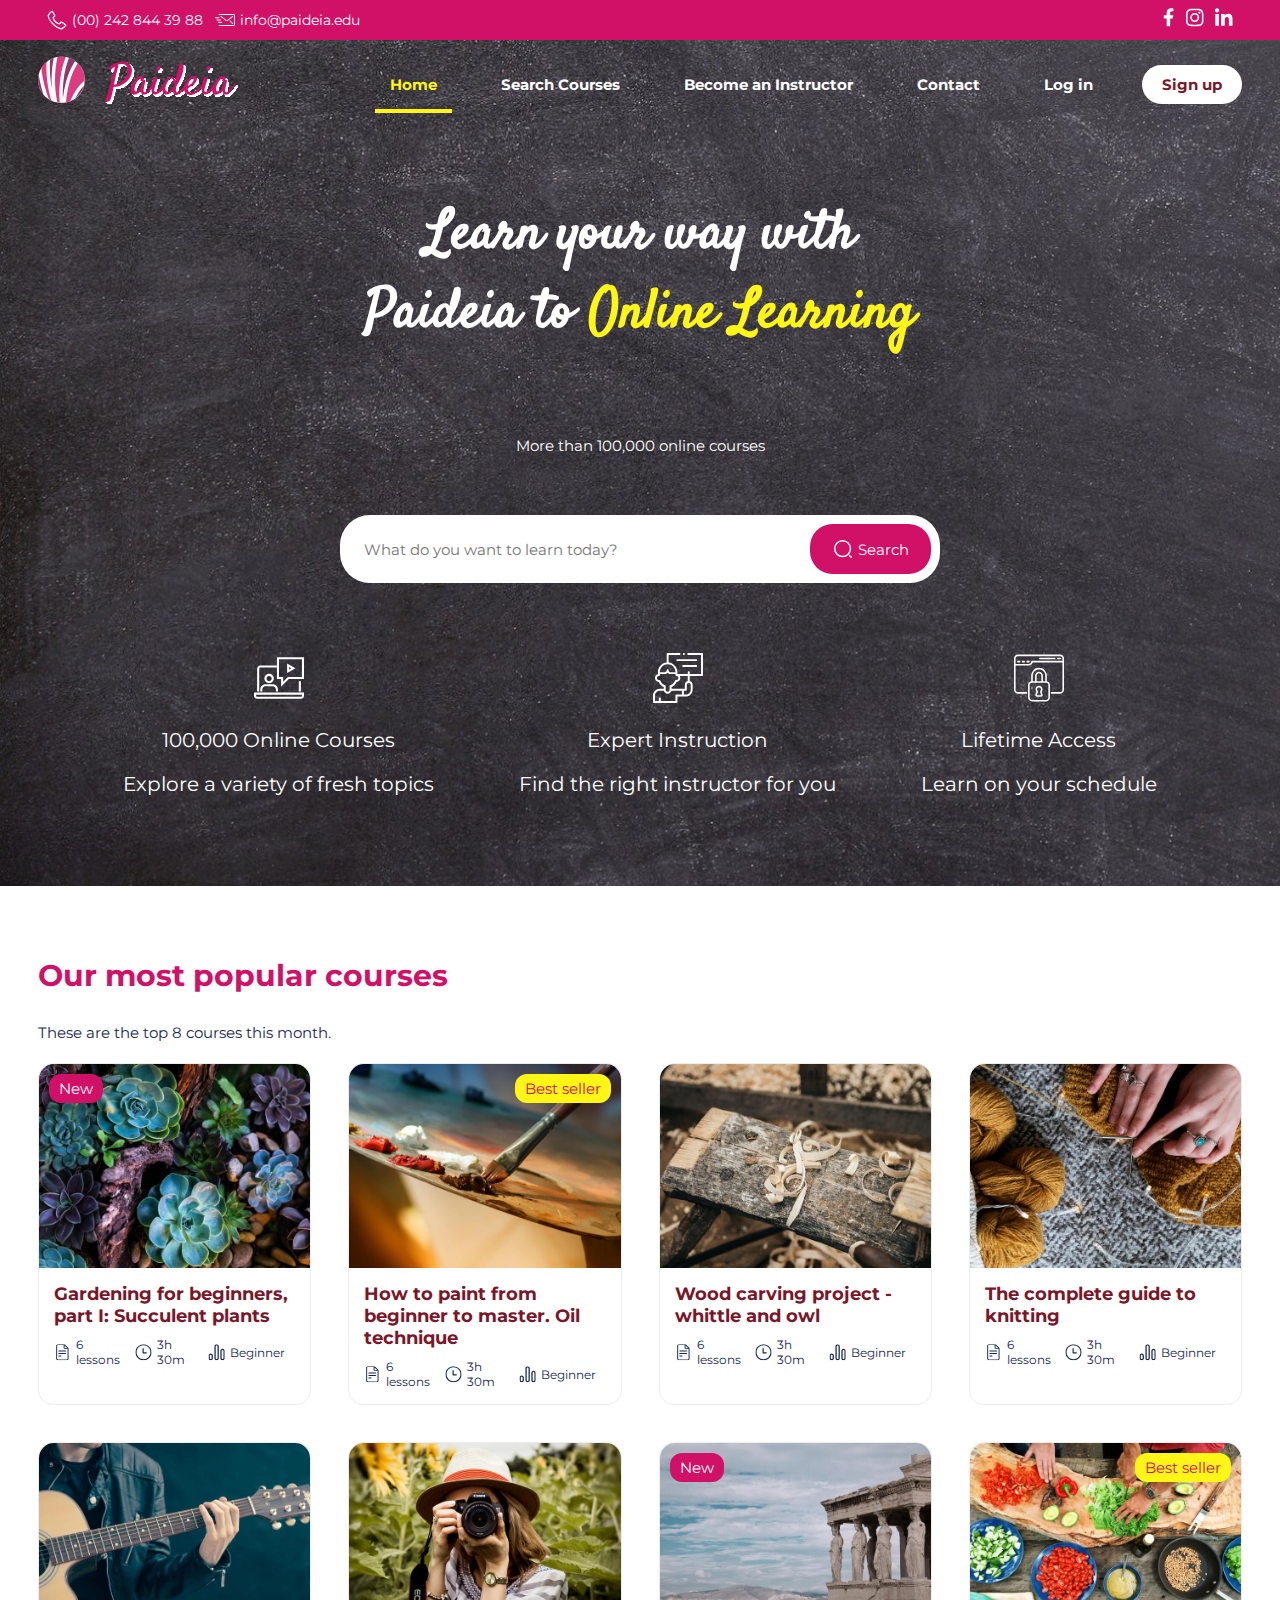
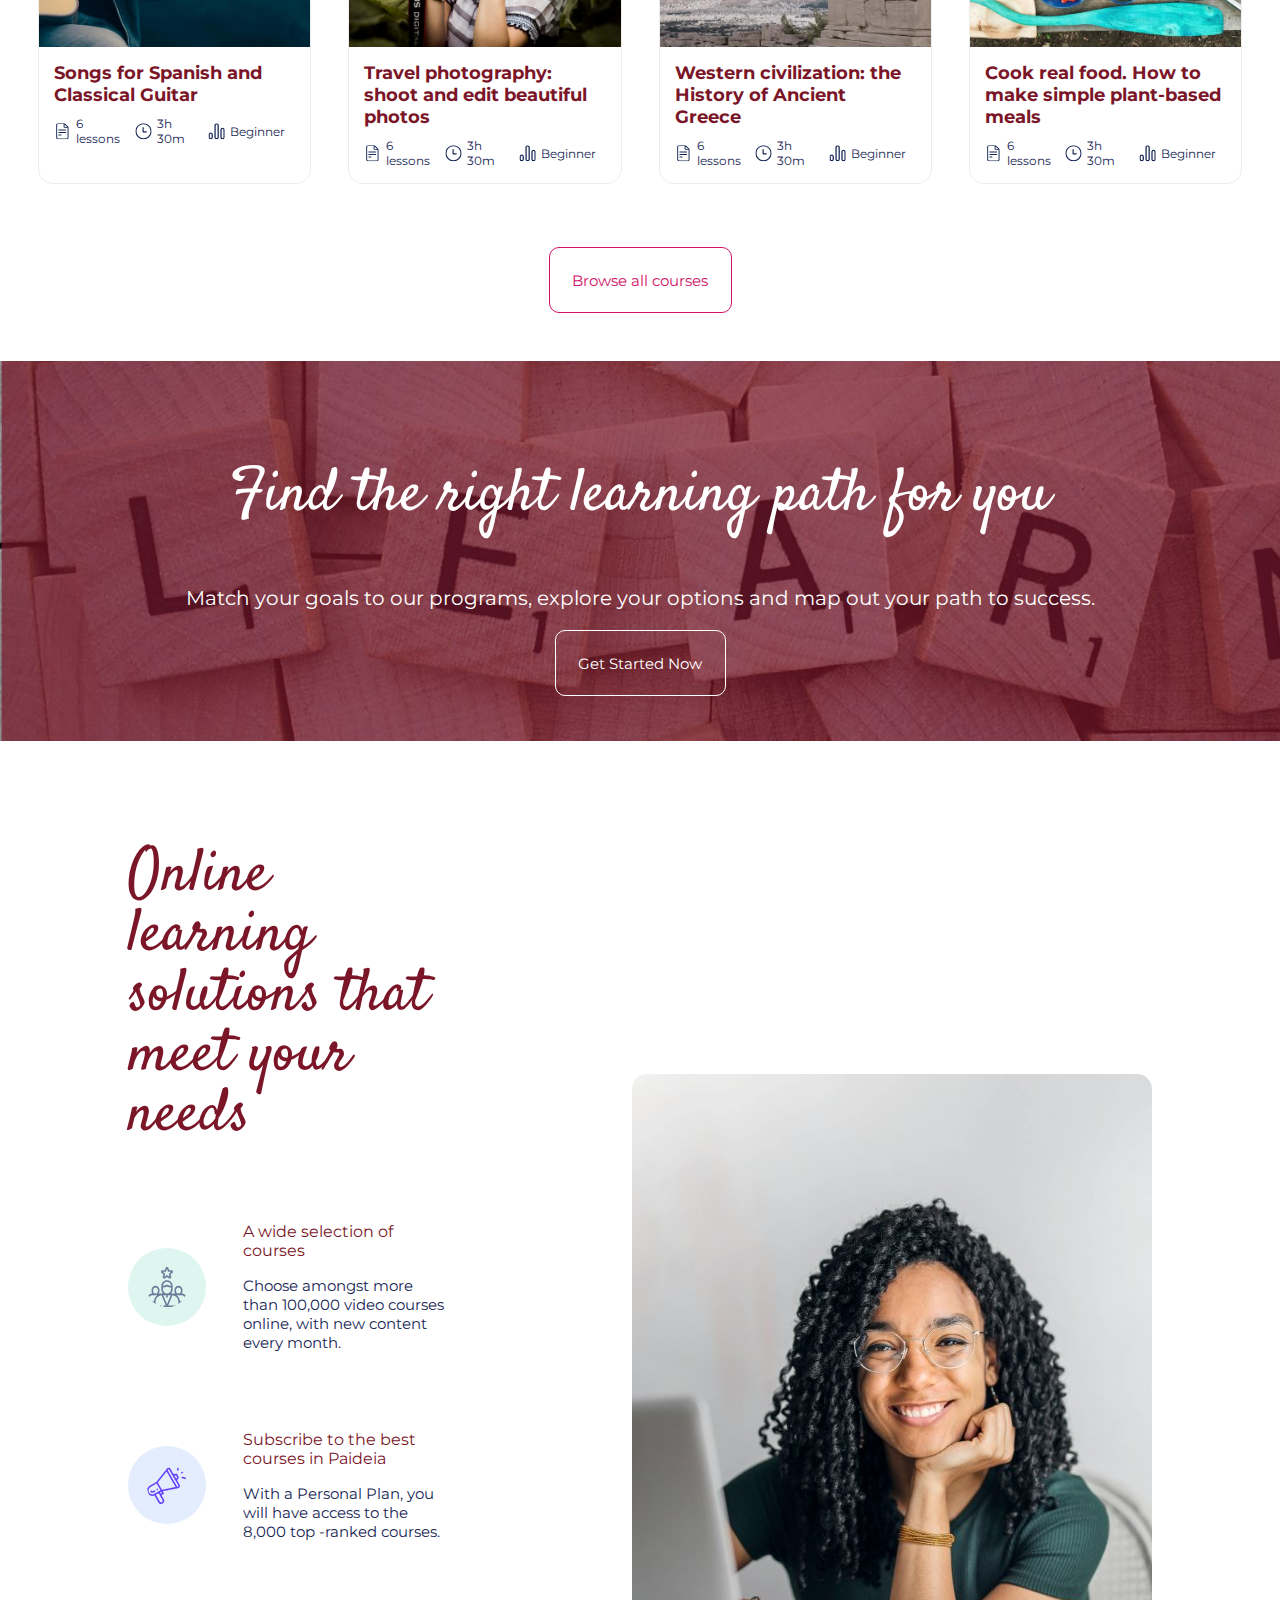
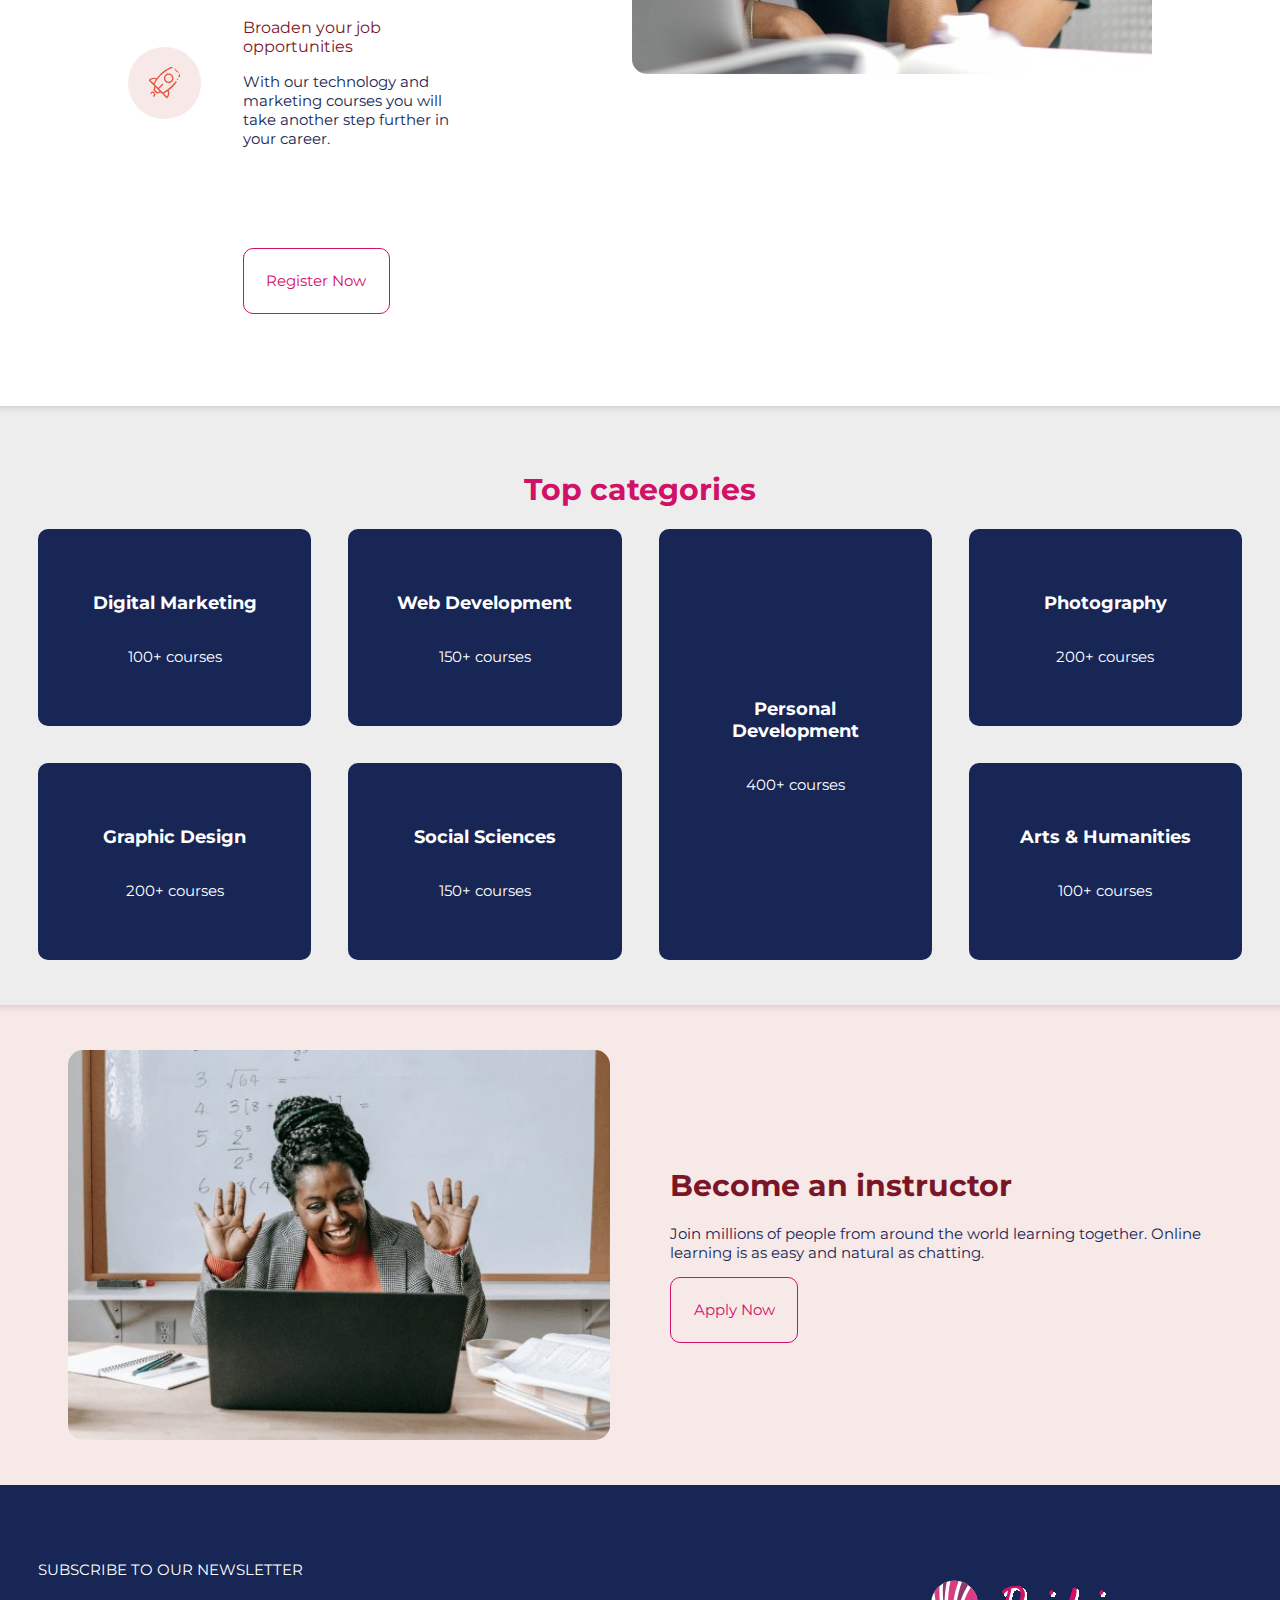
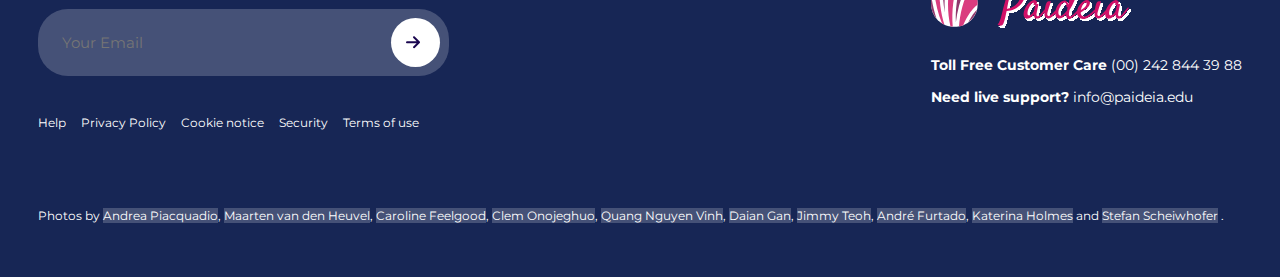
<file: index.html>
<!DOCTYPE html>
<html lang="en">
<head>
    <meta charset="UTF-8">

    <meta property="og:url" content="https://andrestsgh.github.io/HTML-CSS-PEC3/index.html" >
    <meta property="og:title" content="Paideia Online Learning" >
    <meta property="og:type" content="website" >
    <meta property="og:description"
        content="Home page Paideia Online Learning" >
    <meta property="og:image" content="https://andrestsgh.github.io/HTML-CSS-PEC3/img/logo-paideia.svg" >

    <meta name="twitter:card" content="summary" >
    <meta name="twitter:site" content="@paideia" >
    <meta name="twitter:creator" content="@paideia" >

    <meta name="viewport" content="width=device-width, initial-scale=1.0">
    <meta name="author" content="Andrés Terol Sánchez" >
    <meta name="description"
        content="Home page Paideia Online Learning" >
   
    <title>Paideia Online Learning - Index</title>
    <link rel="stylesheet" href="css/styles.css">
    <link rel="shortcut icon" href="img/favicon.png" type="image/x-icon">
</head>
<body>
    <a href="#main-content" class="skip-to-main-content-link">Skip to main content</a>
    <header>
        <div class="header-bar small">
            <div class="container">
                <div class="contact">
                    <a class="flex-items" href="tel:(00)2428443988"><img src="img/phone.svg" alt="Phone"><span>(00) 242 844 39 88</span></a>
                    <a class="flex-items" href="mailto:info@paideia.edu"><img src="img/mail.svg" alt="Email"><span>info@paideia.edu</span></a>
                </div>
                <div class="social">
                    <a href="https://www.facebook.com/paideia"><img src="img/facebook.svg" alt="Facebook"></a>
                    <a href="https://www.instagram.com/@paideia"><img src="img/instagram.svg" alt="Instagram"></a>
                    <a href="https://www.linkedin.com/paideia"><img src="img/linkedin.svg" alt="Linkedin"></a>
                </div>
            </div>
        </div>
        <div class="header-background">
            <div class="header-main">
                <div class="container">
                    <div class="logo"><img src="img/logo-paideia.svg" alt=""></div>
                    <div>
                        <nav class="main-nav">
                            <input type="checkbox" checked class="toggle-menu__checkbox" id="toggle-menu-checkbox"/>
                            <label class="toggle-menu" for="toggle-menu-checkbox">
                                <span class="menu-close">≡</span>
                                <span class="menu-open">X</span>
                            </label>
                            <ul id="main-menu" class="main-menu">
                                <li><a class="current" href="#">Home</a></li>
                                <li><a href="#">Search Courses</a></li>
                                <li><a href="become-an-instructor.html">Become an Instructor</a></li>
                                <li><a href="contact.html">Contact</a></li>
                                <li><a href="#" id="login">Log in</a></li>
                                <li><a href="#" id="signup">Sign up</a></li>
                            </ul>
                        </nav>
                    </div>
                </div>
            </div>
            <div class="header-extra container">
                <div class="header-search">
                    <h1 class="satisfy-header">Learn your way with Paideia to <span>Online Learning</span></h1>
                    <p>More than 100,000 online courses</p>
                    <div class="input-button input-search">
                        <input type="text" placeholder="What do you want to learn today?">
                        <button><img src="img/search.svg" alt=""><span>Search</span></button>
                    </div>
                </div>
                <div class="header-features">
                    <div class="xx-large">
                        <img src="img/online-training.svg" alt="">
                        <p>100,000 Online Courses</p>
                        <p>Explore a variety of fresh topics</p>
                    </div>
                    <div class="xx-large">
                        <img src="img/teacher.svg" alt="">
                        <p>Expert Instruction</p>
                        <p>Find the right instructor for you</p>
                    </div>
                    <div class="xx-large">
                        <img src="img/access.svg" alt="">
                        <p>Lifetime Access</p>
                        <p>Learn on your schedule</p>
                    </div>
                </div>
            </div>
        </div>
    </header>
    <main id="main-content" class="main-content">
        <div class="container section popular-courses">
            <h1 class="title">Our most popular courses</h1>
            <p>These are the top 8 courses this month.</p>
            <div class="top-courses-grid">
                <a href="#" class="card-course">
                    <div class="card-course-image">
                        <img src="img/gardening.jpg" alt="Succulent plants">
                        <span class="card-course-new">New</span>
                        <span class="card-course-best-seller hidden">Best seller</span>
                    </div>
                    <div class="card-course-content">
                        <h2 class="x-large">Gardening for beginners, part I: Succulent plants</h2>
                        <div class="card-course-details">
                            <span class="xx-small"><img src="img/lessons.svg" class="card-course-icon" alt="Lessons icon">
                            6 lessons</span>
                            <span class="xx-small"><img src="img/duration.svg" class="card-course-icon" alt="Duration icon">
                            3h 30m</span>
                            <span class="xx-small"><img src="img/level.svg" class="card-course-icon" alt="Level icon">
                            Beginner</span>
                        </div>
                    </div>
                </a>
                <a href="#" class="card-course">
                    <div class="card-course-image">
                        <img src="img/painting.jpg" alt="Oil technique">
                        <span class="card-course-new hidden">New</span>
                        <span class="card-course-best-seller">Best seller</span>
                    </div>
                    <div class="card-course-content">
                        <h2 class="x-large">How to paint from beginner to master. Oil technique</h2>
                        <div class="card-course-details">
                            <span class="xx-small"><img src="img/lessons.svg" class="card-course-icon" alt="Lessons icon">
                                6 lessons</span>
                                <span class="xx-small"><img src="img/duration.svg" class="card-course-icon" alt="Duration icon">
                                3h 30m</span>
                                <span class="xx-small"><img src="img/level.svg" class="card-course-icon" alt="Level icon">
                                Beginner</span>
                        </div>
                    </div>
                </a>
                <a href="#" class="card-course">
                    <div class="card-course-image">
                        <img src="img/wood-carving.jpg" alt="Wood carving">
                        <span class="card-course-new hidden">New</span>
                        <span class="card-course-best-seller hidden">Best seller</span>
                    </div>
                    <div class="card-course-content">
                        <h2 class="x-large">Wood carving project - whittle and owl</h2>
                        <div class="card-course-details">
                            <span class="xx-small"><img src="img/lessons.svg" class="card-course-icon" alt="Lessons icon">
                                6 lessons</span>
                                <span class="xx-small"><img src="img/duration.svg" class="card-course-icon" alt="Duration icon">
                                3h 30m</span>
                                <span class="xx-small"><img src="img/level.svg" class="card-course-icon" alt="Level icon">
                                Beginner</span>
                        </div>
                    </div>
                </a>
                <a href="#" class="card-course">
                    <div class="card-course-image">
                        <img src="img/knitting.jpg" alt="Knitting">
                        <span class="card-course-new hidden">New</span>
                        <span class="card-course-best-seller hidden">Best seller</span>
                    </div>
                    <div class="card-course-content">
                        <h2 class="x-large">The complete guide to knitting</h2>
                        <div class="card-course-details">
                            <span class="xx-small"><img src="img/lessons.svg" class="card-course-icon" alt="Lessons icon">
                                6 lessons</span>
                                <span class="xx-small"><img src="img/duration.svg" class="card-course-icon" alt="Duration icon">
                                3h 30m</span>
                                <span class="xx-small"><img src="img/level.svg" class="card-course-icon" alt="Level icon">
                                Beginner</span>
                        </div>
                    </div>
                </a>
                <a href="#" class="card-course">
                    <div class="card-course-image">
                        <img src="img/guitar.jpg" alt="Songs Guitar">
                        <span class="card-course-new hidden">New</span>
                        <span class="card-course-best-seller hidden">Best seller</span>
                    </div>
                    <div class="card-course-content">
                        <h2 class="x-large">Songs for Spanish and Classical Guitar</h2>
                        <div class="card-course-details">
                            <span class="xx-small"><img src="img/lessons.svg" class="card-course-icon" alt="Lessons icon">
                                6 lessons</span>
                                <span class="xx-small"><img src="img/duration.svg" class="card-course-icon" alt="Duration icon">
                                3h 30m</span>
                                <span class="xx-small"><img src="img/level.svg" class="card-course-icon" alt="Level icon">
                                Beginner</span>
                        </div>
                    </div>
                </a>
                <a href="#" class="card-course">
                    <div class="card-course-image">
                        <img src="img/photography.jpg" alt="Girl taking pic">
                        <span class="card-course-new hidden">New</span>
                        <span class="card-course-best-seller hidden">Best seller</span>
                    </div>
                    <div class="card-course-content">
                        <h2 class="x-large">Travel photography: shoot and edit beautiful photos</h2>
                        <div class="card-course-details">
                            <span class="xx-small"><img src="img/lessons.svg" class="card-course-icon" alt="Lessons icon">
                                6 lessons</span>
                                <span class="xx-small"><img src="img/duration.svg" class="card-course-icon" alt="Duration icon">
                                3h 30m</span>
                                <span class="xx-small"><img src="img/level.svg" class="card-course-icon" alt="Level icon">
                                Beginner</span>
                        </div>
                    </div>
                </a>
                <a href="#" class="card-course">
                    <div class="card-course-image">
                        <img src="img/ancient-history.jpg" alt="History of Ancient Greece">
                        <span class="card-course-new">New</span>
                        <span class="card-course-best-seller hidden">Best seller</span>
                    </div>
                    <div class="card-course-content">
                        <h2 class="x-large">Western civilization: the History of Ancient Greece</h2>
                        <div class="card-course-details">
                            <span class="xx-small"><img src="img/lessons.svg" class="card-course-icon" alt="Lessons icon">
                                6 lessons</span>
                                <span class="xx-small"><img src="img/duration.svg" class="card-course-icon" alt="Duration icon">
                                3h 30m</span>
                                <span class="xx-small"><img src="img/level.svg" class="card-course-icon" alt="Level icon">
                                Beginner</span>
                        </div>
                    </div>
                </a>
                <a href="#" class="card-course">
                    <div class="card-course-image">
                        <img src="img/healthy-cooking.jpg" alt="Healthy cooking">
                        <span class="card-course-new hidden">New</span>
                        <span class="card-course-best-seller">Best seller</span>
                    </div>
                    <div class="card-course-content">
                        <h2 class="x-large">Cook real food. How to make simple plant-based meals</h2>
                        <div class="card-course-details">
                            <span class="xx-small"><img src="img/lessons.svg" class="card-course-icon" alt="Lessons icon">
                                6 lessons</span>
                                <span class="xx-small"><img src="img/duration.svg" class="card-course-icon" alt="Duration icon">
                                3h 30m</span>
                                <span class="xx-small"><img src="img/level.svg" class="card-course-icon" alt="Level icon">
                                Beginner</span>
                        </div>
                    </div>
                </a>
            </div>
            <div>
                <a class="button-transparent-main" href="#">Browse all courses</a>
            </div>
        </div>
        <div class="section get-started">
            <div class="container">
                <p class="satisfy-title">Find the right learning path for you</p>
                <p  class="xx-large">Match your goals to our programs, explore your options and map out your path to success.</p>
                <a class="button-transparent-white" href="#">Get Started Now</a>
            </div>
        </div>
        <div class="container section learning-solutions">
            <div>
                <p class="satisfy-title">Online learning solutions that meet your needs</p>
                <div class="grid-learning-solutions">
                    <img class="round-border bg-light-green" src="img/leadership.svg" alt="Leadership">
                    <div class="learning-solutions-content">
                        <p class="large">A wide selection of courses</p>
                        <p>Choose amongst more than 100,000 video courses online, with new content every month.</p>
                    </div>
                    <img class="round-border bg-light-blue" src="img/promotion.svg" alt="Subscription">
                    <div class="learning-solutions-content">
                        <p class="large">Subscribe to the best courses in Paideia</p>
                        <p>With a Personal Plan, you will have access to the 8,000 top -ranked courses.</p>
                    </div>
                    <img class="round-border bg-light-orange" src="img/rocket.svg" alt="Opportunities">
                    <div class="learning-solutions-content">
                        <p class="large">Broaden your job opportunities</p>
                        <p>With our technology and marketing courses you will take another step further in your
                            career.</p>
                    </div>
                    <span></span>
                    <div>
                        <a class="button-transparent-main" href="#">Register Now</a>
                    </div>
                </div>
            </div>
            <img class="image-border" src="img/student.jpg" alt="Become an instructor">
        </div>
        <div class="section top-categories">
            <div class="container">
                <h1 class="title">Top categories</h1>
                <div class="top-categories-grid">
                    <a href="#" class="card-category">
                        <p class="x-large">Digital Marketing</p>
                        <p>100+ courses</p>
                    </a>
                    <a href="#" class="card-category">
                        <p class="x-large">Web Development</p>
                        <p>150+ courses</p>
                    </a>
                    <a href="#" class="card-category">
                        <p class="x-large">Personal Development</p>
                        <p>400+ courses</p>
                    </a>
                    <a href="#" class="card-category">
                        <p class="x-large">Photography</p>
                        <p>200+ courses</p>
                    </a>
                    <a href="#" class="card-category">
                        <p class="x-large">Graphic Design</p>
                        <p>200+ courses</p>
                    </a>
                    <a href="#" class="card-category">
                        <p class="x-large">Social Sciences</p>
                        <p>150+ courses</p>
                    </a>
                    <a href="#" class="card-category">
                        <p class="x-large">Arts & Humanities</p>
                        <p>100+ courses</p>
                    </a>
                </div>
            </div>
        </div>
        <div class="section become-instructor">
            <div class="container">
                <img class="image-border" src="img/instructor.jpg" alt="Become an instructor">
                <div>
                    <h1 class="title">Become an instructor</h1>
                    <p>Join millions of people from around the world learning together. Online learning is as easy and natural as chatting.</p>
                    <a class="button-transparent-main" href="become-an-instructor.html">Apply Now</a>
                </div>
            </div>
        </div>
    </main>
    <footer>
        <div class="container">
            <div class="footer-info">
                <div>
                    <img src="img/logo-paideia.svg" alt="">
                    <p class="small weight-bold">Toll Free Customer Care <a class="weight-normal" href="tel:(00)2428443988">(00) 242 844 39 88</a> </p>
                    <p class="small weight-bold">Need live support? <a class="weight-normal" href="mailto:info@paideia.edu">info@paideia.edu</a></p>
                </div>
                <div>
                    <p>SUBSCRIBE TO OUR NEWSLETTER</p>
                    <div class="footer-container">
                        <div class="input-button input-subscribe">
                            <input type="email" placeholder="Your Email">
                            <button class="round-border"><img src="img/arrow.-right.svg" alt="Send"></button>
                        </div>
                        <div class="footer-menu xx-small">
                            <ul>
                                <li><a href="#">Help</a></li>
                                <li><a href="#">Privacy Policy</a></li>
                                <li><a href="#">Cookie notice</a></li>
                                <li><a href="#">Security</a></li>
                                <li><a href="#">Terms of use</a></li>
                            </ul>
                        </div>
                    </div>
                </div>
            </div>
            <p class="credits xx-small">Photos by 
                <a href="https://www.pexels.com/es-es/foto/feliz-mujer-etnica-sentada-a-la-mesa-con-el-portatil-3769021/" target="_blank">Andrea Piacquadio</a>,
                <a href="https://www.pexels.com/es-es/foto/persona-sosteniendo-vegetales-en-rodajas-2284166/" target="_blank">Maarten van den Heuvel</a>,
                <a href="https://www.pexels.com/es-es/foto/foto-de-persona-sosteniendo-rollo-de-hilo-marron-3654772/" target="_blank">Caroline Feelgood</a>,
                <a href="https://www.pexels.com/es-es/foto/triturar-madera-marron-175709/" target="_blank">Clem Onojeghuo</a>,
                <a href="https://www.pexels.com/es-es/foto/plantas-suculentas-verdes-y-moradas-2132240/" target="_blank">Quang Nguyen Vinh</a>,
                <a href="https://www.pexels.com/es-es/foto/fotografia-de-foco-superficial-de-pincel-102127/" target="_blank">Daian Gan</a>,
                <a href="https://www.pexels.com/es-es/foto/templo-griego-antiguo-951531/" target="_blank">Jimmy Teoh</a>,
                <a href="https://www.pexels.com/es-es/foto/fotografia-de-enfoque-selectivo-de-mujer-sosteniendo-camara-reflex-digital-1264210/" target="_blank">André Furtado</a>,
                <a href="https://www.pexels.com/es-es/foto/hombre-en-chaqueta-de-traje-marron-con-anteojos-con-marco-negro-5212317/" target="_blank">Katerina Holmes</a> and 
                <a href="https://www.pexels.com/es-es/foto/feliz-mujer-negra-usando-laptop-para-trabajo-en-linea-5905713/" target="_blank">Stefan Scheiwhofer</a>
            .</p>
        </div>
    </footer>
</body>
</html>
</file>
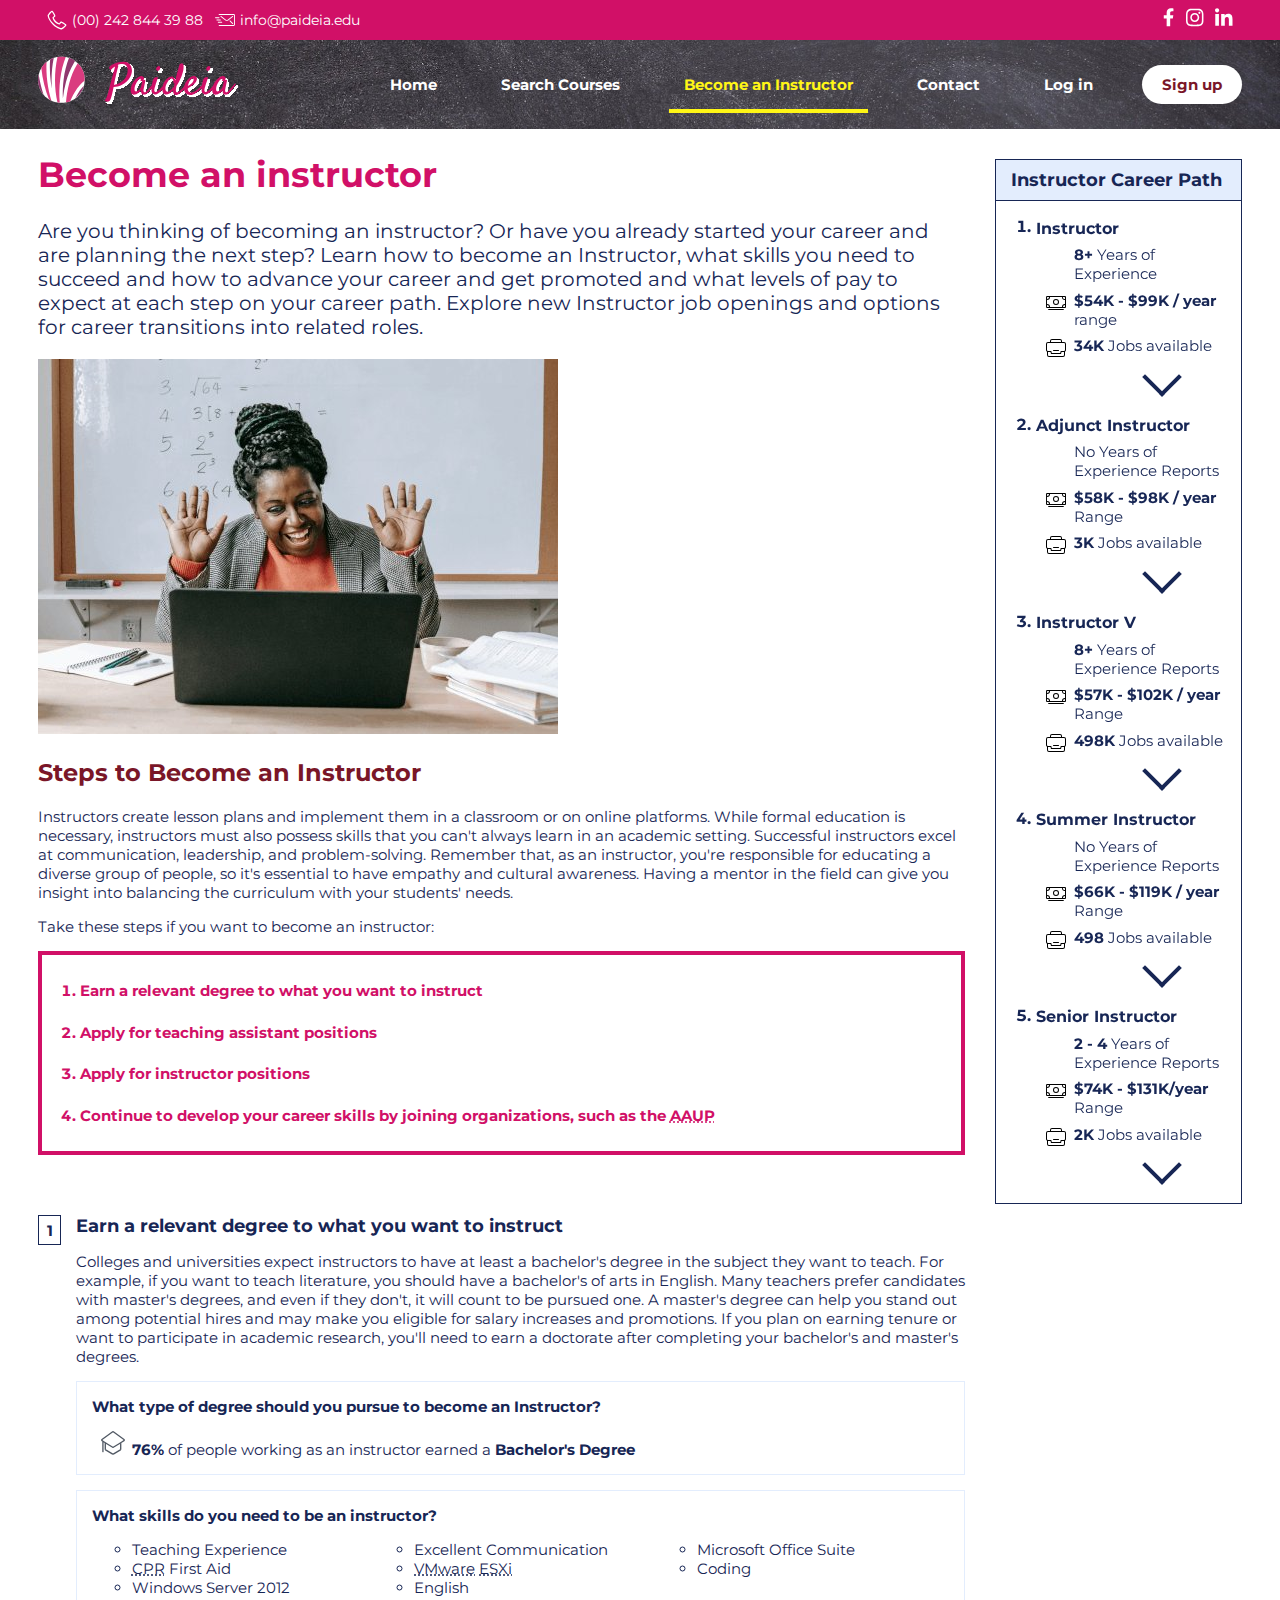
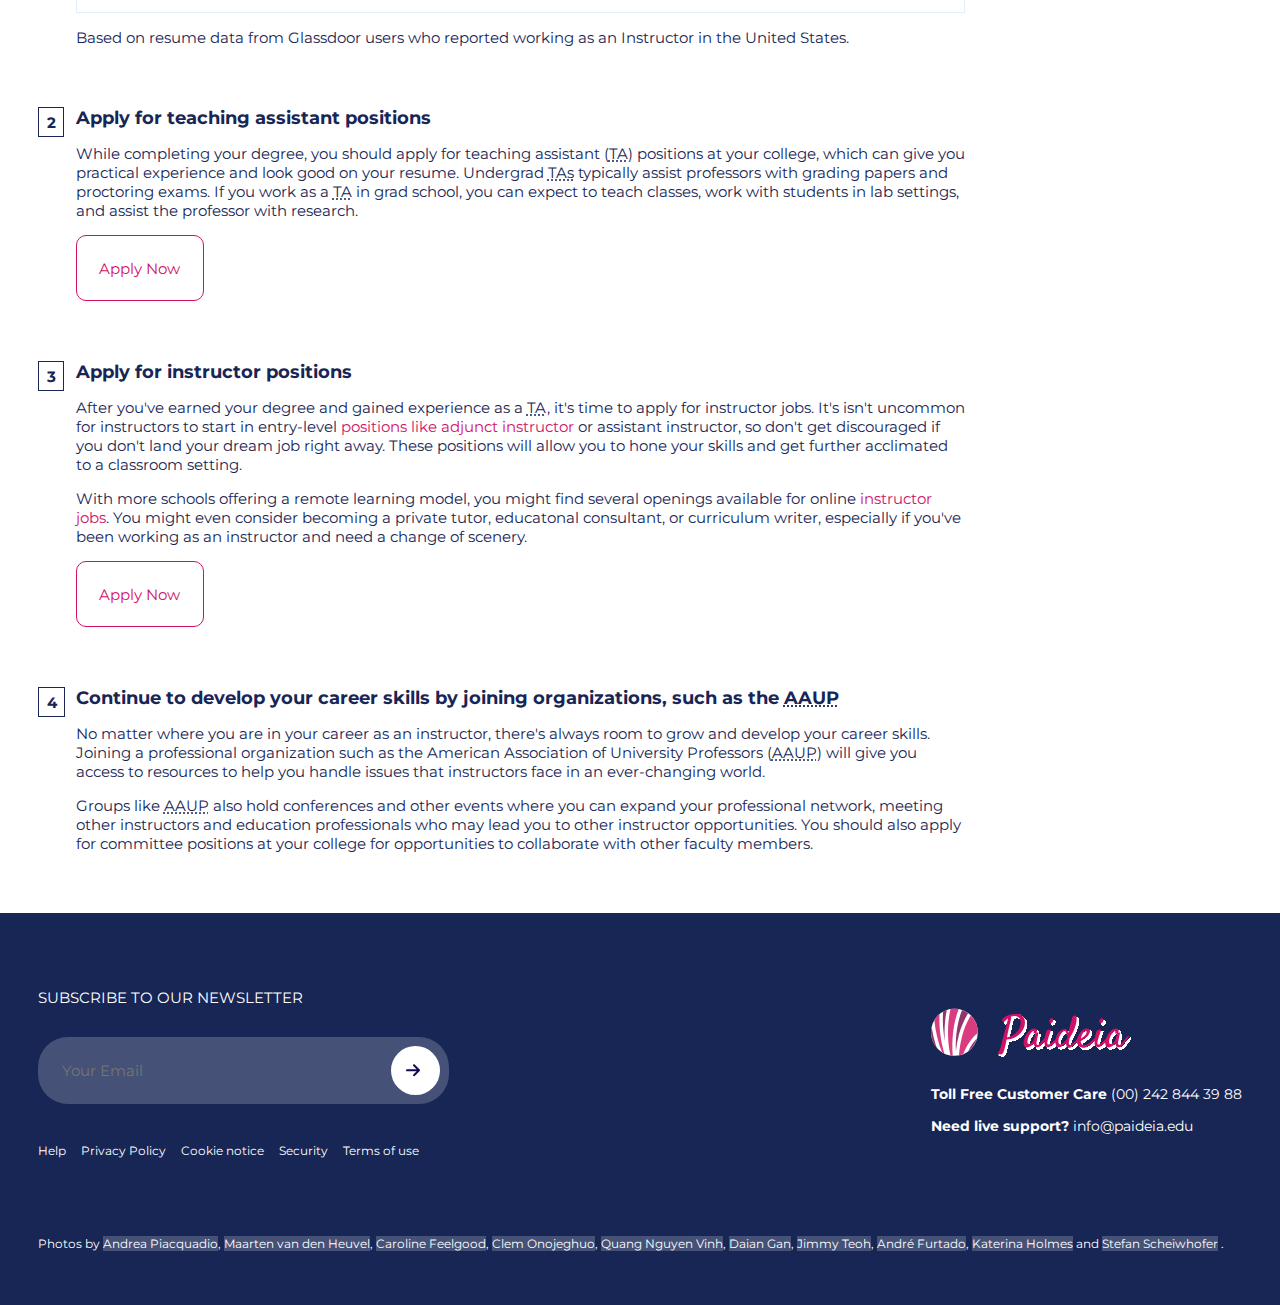
<file: become-an-instructor.html>
<!DOCTYPE html>
<html lang="en">
<head>
    <meta charset="UTF-8">

    <meta property="og:url" content="https://andrestsgh.github.io/HTML-CSS-PEC3/become-an-instructor.html" >
    <meta property="og:title" content="Paideia Online Learning" >
    <meta property="og:type" content="website" >
    <meta property="og:description"
        content="Become an instructor on Paideia Online Learning" >
    <meta property="og:image" content="https://andrestsgh.github.io/HTML-CSS-PEC3/img/logo-paideia.svg" >

    <meta name="twitter:card" content="summary" >
    <meta name="twitter:site" content="@paideia" >
    <meta name="twitter:creator" content="@paideia" >

    <meta name="viewport" content="width=device-width, initial-scale=1.0">
    <meta name="author" content="Andrés Terol Sánchez" >
    <meta name="description"
        content="Become an instructor on Paideia Online Learning" >
   
    <title>Paideia Online Learning - Become an instructor</title>
    <link rel="stylesheet" href="css/styles.css">
    <link rel="shortcut icon" href="img/favicon.png" type="image/x-icon" >
</head>
<body>
    <a href="#main-content" class="skip-to-main-content-link">Skip to main content</a>
    <header>
        <div class="header-bar small">
            <div class="container">
                <div class="contact">
                    <a class="flex-items" href="tel:(00)2428443988"><img src="img/phone.svg" alt="Phone"><span>(00) 242 844 39 88</span></a>
                    <a class="flex-items" href="mailto:info@paideia.edu"><img src="img/mail.svg" alt="Email"><span>info@paideia.edu</span></a>
                </div>
                <div class="social">
                    <a href="https://www.facebook.com/paideia"><img src="img/facebook.svg" alt="Facebook"></a>
                    <a href="https://www.instagram.com/@paideia"><img src="img/instagram.svg" alt="Instagram"></a>
                    <a href="https://www.linkedin.com/paideia"><img src="img/linkedin.svg" alt="Linkedin"></a>
                </div>
            </div>
        </div>
        <div class="header-background">
            <div class="header-main">
                <div class="container">
                    <div class="logo"><img src="img/logo-paideia.svg" alt=""></div>
                    <div>
                        <nav class="main-nav">
                            <input type="checkbox" checked class="toggle-menu__checkbox" id="toggle-menu-checkbox"/>
                            <label class="toggle-menu" for="toggle-menu-checkbox">
                                <span class="menu-close">≡</span>
                                <span class="menu-open">X</span>
                            </label>
                            <ul id="main-menu" class="main-menu">
                                <li><a  href="index.html">Home</a></li>
                                <li><a href="#">Search Courses</a></li>
                                <li><a class="current" href="#">Become an Instructor</a></li>
                                <li><a href="contact.html">Contact</a></li>
                                <li><a href="#" id="login">Log in</a></li>
                                <li><a href="#" id="signup">Sign up</a></li>
                            </ul>
                        </nav>
                    </div>
                </div>
            </div>
        </div>
    </header>
    <main id="main-content" class="main-content">
        <div class="container instructor-main">
            <div>
                <h1 class="main-title">Become an instructor</h1>
                <p class="xx-large">Are you thinking of becoming an instructor? Or have you already started your career and are planning the next step? Learn how to become an Instructor, what skills you need to succeed and how to advance your career and get promoted and what levels of pay to expect at each step on your career path. Explore new Instructor job openings and options for career transitions into related roles.</p>
                
                <img src="img/instructor.jpg" alt="Instructor">
        
                <h2 class="subtitle">Steps to Become an Instructor</h2>
                <p>Instructors create lesson plans and implement them in a classroom or on online platforms. While formal education is necessary, instructors must also possess skills that you can't always learn in an academic setting. Successful instructors excel at communication, leadership, and problem-solving. Remember that, as an instructor, you're responsible for educating a diverse group of people, so it's essential to have empathy and cultural awareness. Having a mentor in the field can give you insight into balancing the curriculum with your students' needs.</p>
                <p>Take these steps if you want to become an instructor:</p>
                <ol class="steps-list">
                    <li><a href="#step1">Earn a relevant degree to what you want to instruct</a> </li>
                    <li><a href="#step2">Apply for teaching assistant positions</a> </li>
                    <li><a href="#step3">Apply for instructor positions</a> </li>
                    <li><a href="#step4">Continue to develop your career skills by joining organizations, such as the <abbr title="American Association of University Professors">AAUP</abbr></a> </li>
                </ol>
                
                <ol class="steps-list-detail">
                    <li id="step1" class="xx-large">
                        <h3 class="x-large">Earn a relevant degree to what you want to instruct</h3>
                        <p>Colleges and universities expect instructors to have at least a bachelor's degree in the subject they want to teach. For example, if you want to teach literature, you should have a bachelor's of arts in English. Many teachers prefer candidates with master's degrees, and even if they don't, it will count to be pursued one. A master's degree can help you stand out among potential hires and may make you eligible for salary increases and promotions. If you plan on earning tenure or want to participate in academic research, you'll need to earn a doctorate after completing your bachelor's and master's degrees.</p>
                        <div class="instructor-box">
                            <p><strong>What type of degree should you pursue to become an Instructor?</strong></p>
                            <ul class="list-academic">
                                <li><strong>76%</strong> of people working as an instructor earned a <strong>Bachelor's Degree</strong></li>
                            </ul>
                        </div>

                        <div class="instructor-box skills">
                            <p><strong>What skills do you need to be an instructor?</strong></p>
                            <ul>
                                <li>Teaching Experience</li>
                                <li><abbr title="CardioPulmonary Resuscitation">CPR</abbr> First Aid</li>
                                <li>Windows Server 2012</li>
                                <li>Excellent Communication</li>
                                <li><abbr title="Virtual Machine Ware">VMware</abbr> <abbr title="Elastic Search X integrated">ESXi</abbr></li>
                                <li>English</li>
                                <li>Microsoft Office Suite</li>
                                <li>Coding</li>
                            </ul>
                        </div>
                        <p>Based on resume data from Glassdoor users who reported working as an Instructor in the United States.</p>
                    </li>
                    <li id="step2" class="xx-large">
                        <h3 class="x-large">Apply for teaching assistant positions</h3>
                        <p>While completing your degree, you should apply for teaching assistant (<abbr title="Teaching Assistant">TA</abbr>) positions at your college, which can give you practical experience and look good on your resume. Undergrad <abbr title="Teaching Assistant">TAs</abbr> typically assist professors with grading papers and proctoring exams. If you work as a <abbr title="Teaching Assistant">TA</abbr> in grad school, you can expect to teach classes, work with students in lab settings, and assist the professor with research.</p>
                        <a class="button-transparent-main" href="#">Apply Now</a>
                    </li>
                    <li id="step3" class="xx-large">
                        <h3 class="x-large">Apply for instructor positions</h3>
                        <p>After you've earned your degree and gained experience as a <abbr title="Teaching Assistant">TA</abbr>, it's time to apply for instructor jobs. It's isn't uncommon for instructors to start in entry-level <a href="https://www.glassdoor.com/Job/adjunct-professor-jobs-SRCH_KO0,17.htm">positions like adjunct instructor</a> or assistant instructor, so don't get discouraged if you don't land your dream job right away. These positions will allow you to hone your skills and get further acclimated to a classroom setting.</p>
                        <p>With more schools offering a remote learning model, you might find several openings available for online <a href="https://www.glassdoor.com/Job/online-instructor-jobs-SRCH_KO0,17.htm">instructor jobs</a>. You might even consider becoming a private tutor, educatonal consultant, or curriculum writer, especially if you've been working as an instructor and need a change of scenery.</p>
                        <a class="button-transparent-main" href="#">Apply Now</a>
                    </li>
                    <li id="step4" class="xx-large">
                        <h3 class="x-large">Continue to develop your career skills by joining organizations, such as the <abbr title="American Association of University Professors">AAUP</abbr></h3>
                        <p>No matter where you are in your career as an instructor, there's always room to grow and develop your career skills. Joining a professional organization such as the American Association of University Professors (<abbr title="American Association of University Professors">AAUP</abbr>) will give you access to resources to help you handle issues that instructors face in an ever-changing world.</p>
                        <p>Groups like <abbr title="American Association of University Professors">AAUP</abbr> also hold conferences and other events where you can expand your professional network, meeting other instructors and education professionals who may lead you to other instructor opportunities. You should also apply for committee positions at your college for opportunities to collaborate with other faculty members.</p>
                    </li>
                </ol>
            </div>
            <div class="career-path">
                <div>
                    <div><h3 class="x-large">Instructor Career Path</h3></div>
                    <div>   
                        <ol class="career-path-list large">
                            <li>
                                <h3 class="large">Instructor</h3>
                                <ul>
                                    <li class="experience"><strong>8+</strong> Years of Experience</li>
                                    <li class="salary"><strong>$54K - $99K / year</strong> range</li>
                                    <li class="jobs"><strong>34K</strong> Jobs available</li>
                                </ul>
                            </li>
                            <li>
                                <h3 class="large">Adjunct Instructor</h3>
                                <ul>
                                    <li class="experience">No Years of Experience Reports</li>
                                    <li class="salary"><strong>$58K - $98K / year</strong> Range</li>
                                    <li class="jobs"><strong>3K</strong> Jobs available</li>
                                </ul>
                            </li>
                            <li>
                                <h3 class="large">Instructor V</h3>
                                <ul>
                                    <li class="experience"><strong>8+</strong> Years of Experience Reports</li>
                                    <li class="salary"><strong>$57K - $102K / year</strong> Range</li>
                                    <li class="jobs"><strong>498K</strong> Jobs available</li>
                                </ul>
                            </li>
                            <li>
                                <h3 class="large">Summer Instructor</h3>
                                <ul>
                                    <li class="experience">No Years of Experience Reports</li>
                                    <li class="salary"><strong>$66K - $119K / year</strong> Range</li>
                                    <li class="jobs"><strong>498</strong> Jobs available</li>
                                </ul>
                            </li>
                            <li>
                                <h3 class="large">Senior Instructor</h3>
                                <ul>
                                    <li class="experience"><strong>2 - 4</strong> Years of Experience Reports</li>
                                    <li class="salary"><strong>$74K - $131K/year</strong> Range</li>
                                    <li class="jobs"><strong>2K</strong> Jobs available</li>
                                </ul>
                            </li>
                        </ol>
                    </div> 
                </div>
            </div>
        </div>
    </main>
    <footer>
        <div class="container">
            <div class="footer-info">
                <div>
                    <img src="img/logo-paideia.svg" alt="">
                    <p class="small weight-bold">Toll Free Customer Care <a class="weight-normal" href="tel:(00)2428443988">(00) 242 844 39 88</a> </p>
                    <p class="small weight-bold">Need live support? <a class="weight-normal" href="mailto:info@paideia.edu">info@paideia.edu</a></p>
                </div>
                <div>
                    <p>SUBSCRIBE TO OUR NEWSLETTER</p>
                    <div class="footer-container">
                        <div class="input-button input-subscribe">
                            <input type="email" placeholder="Your Email">
                            <button class="round-border"><img src="img/arrow.-right.svg" alt="Send"></button>
                        </div>
                        <div class="footer-menu xx-small">
                            <ul>
                                <li><a href="#">Help</a></li>
                                <li><a href="#">Privacy Policy</a></li>
                                <li><a href="#">Cookie notice</a></li>
                                <li><a href="#">Security</a></li>
                                <li><a href="#">Terms of use</a></li>
                            </ul>
                        </div>
                    </div>
                </div>
            </div>
            <p class="credits xx-small">Photos by 
                <a href="https://www.pexels.com/es-es/foto/feliz-mujer-etnica-sentada-a-la-mesa-con-el-portatil-3769021/" target="_blank">Andrea Piacquadio</a>,
                <a href="https://www.pexels.com/es-es/foto/persona-sosteniendo-vegetales-en-rodajas-2284166/" target="_blank">Maarten van den Heuvel</a>,
                <a href="https://www.pexels.com/es-es/foto/foto-de-persona-sosteniendo-rollo-de-hilo-marron-3654772/" target="_blank">Caroline Feelgood</a>,
                <a href="https://www.pexels.com/es-es/foto/triturar-madera-marron-175709/" target="_blank">Clem Onojeghuo</a>,
                <a href="https://www.pexels.com/es-es/foto/plantas-suculentas-verdes-y-moradas-2132240/" target="_blank">Quang Nguyen Vinh</a>,
                <a href="https://www.pexels.com/es-es/foto/fotografia-de-foco-superficial-de-pincel-102127/" target="_blank">Daian Gan</a>,
                <a href="https://www.pexels.com/es-es/foto/templo-griego-antiguo-951531/" target="_blank">Jimmy Teoh</a>,
                <a href="https://www.pexels.com/es-es/foto/fotografia-de-enfoque-selectivo-de-mujer-sosteniendo-camara-reflex-digital-1264210/" target="_blank">André Furtado</a>,
                <a href="https://www.pexels.com/es-es/foto/hombre-en-chaqueta-de-traje-marron-con-anteojos-con-marco-negro-5212317/" target="_blank">Katerina Holmes</a> and 
                <a href="https://www.pexels.com/es-es/foto/feliz-mujer-negra-usando-laptop-para-trabajo-en-linea-5905713/" target="_blank">Stefan Scheiwhofer</a>
            .</p>
        </div>
    </footer>
</body>
</html>
</file>
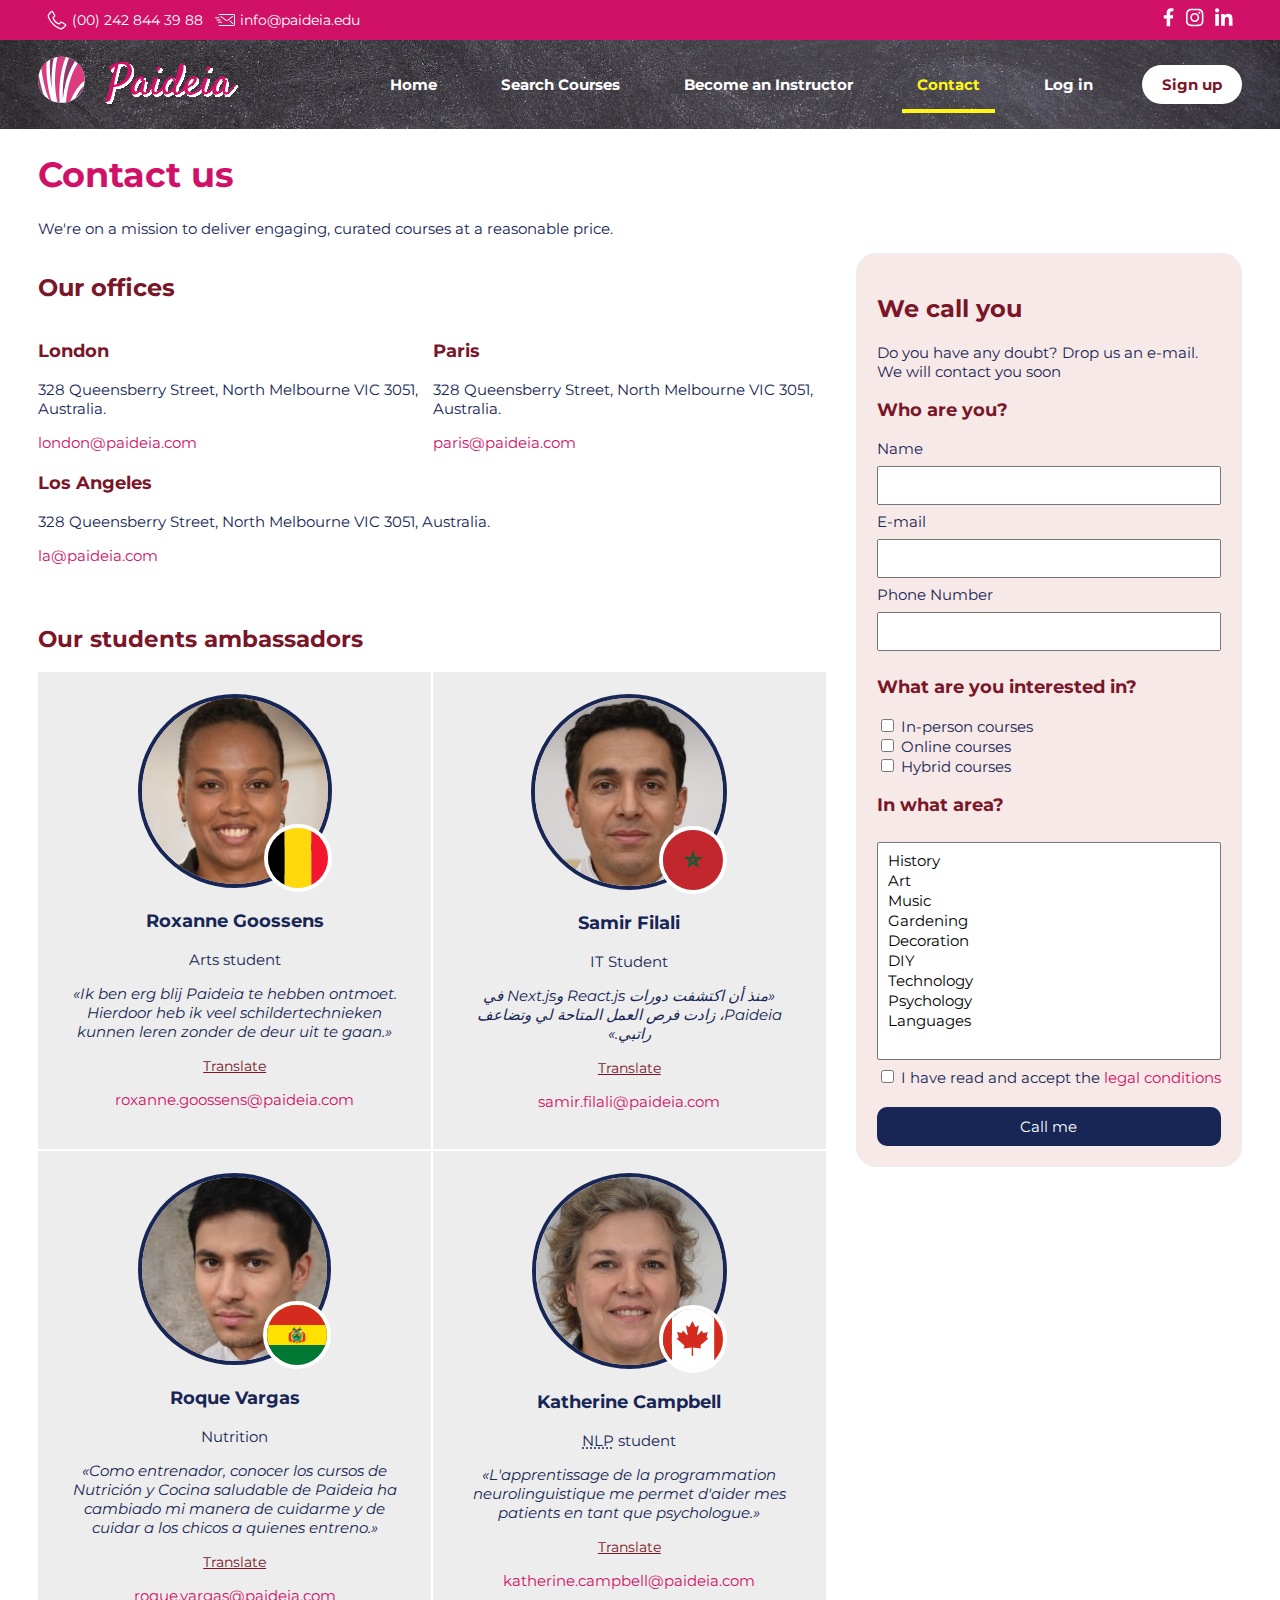
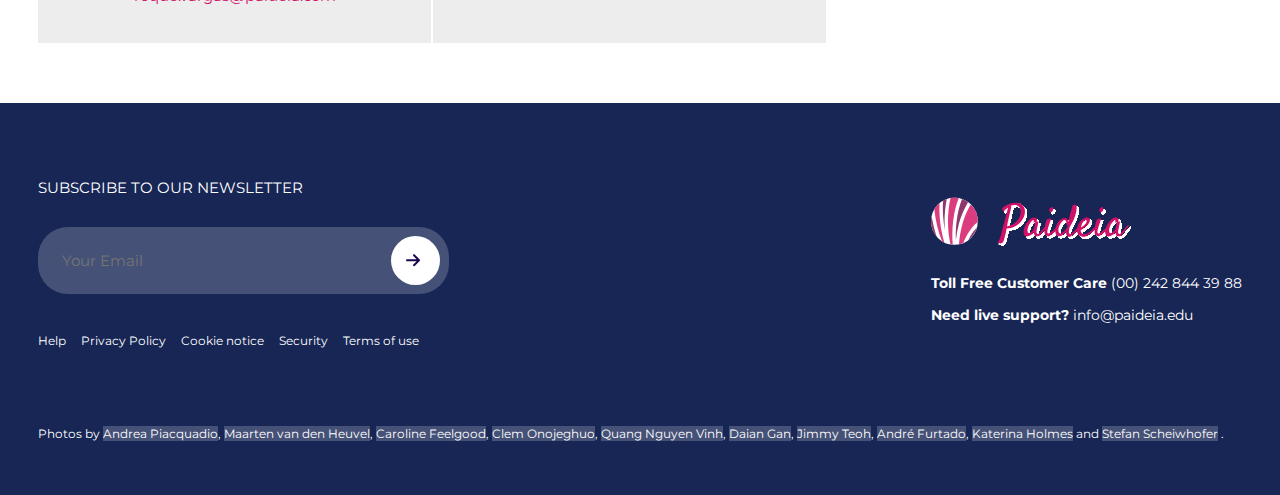
<file: contact.html>
<!DOCTYPE html>
<html lang="en">
<head>
    <meta charset="UTF-8">

    <meta property="og:url" content="https://andrestsgh.github.io/HTML-CSS-PEC3/contact.html" >
    <meta property="og:title" content="Paideia Online Learning" >
    <meta property="og:type" content="website" >
    <meta property="og:description"
        content="Contact Paideia Online Learning" >
    <meta property="og:image" content="https://andrestsgh.github.io/HTML-CSS-PEC3/img/logo-paideia.svg" >

    <meta name="twitter:card" content="summary" >
    <meta name="twitter:site" content="@paideia" >
    <meta name="twitter:creator" content="@paideia" >

    <meta name="viewport" content="width=device-width, initial-scale=1.0">
    <meta name="author" content="Andrés Terol Sánchez" >
    <meta name="description"
        content="Contact page Paideia Online Learning" >
   
    <title>Paideia Online Learning - Contact</title>
    <link rel="stylesheet" href="css/styles.css">
    <link rel="shortcut icon" href="img/favicon.png" type="image/x-icon" >
</head>
<body>
    <a href="#main-content" class="skip-to-main-content-link">Skip to main content</a>
    <header>
        <div class="header-bar small">
            <div class="container">
                <div class="contact">
                    <a class="flex-items" href="tel:(00)2428443988"><img src="img/phone.svg" alt="Phone"><span>(00) 242 844 39 88</span></a>
                    <a class="flex-items" href="mailto:info@paideia.edu"><img src="img/mail.svg" alt="Email"><span>info@paideia.edu</span></a>
                </div>
                <div class="social">
                    <a href="https://www.facebook.com/paideia"><img src="img/facebook.svg" alt="Facebook"></a>
                    <a href="https://www.instagram.com/@paideia"><img src="img/instagram.svg" alt="Instagram"></a>
                    <a href="https://www.linkedin.com/paideia"><img src="img/linkedin.svg" alt="Linkedin"></a>
                </div>
            </div>
        </div>
        <div class="header-background">
            <div class="header-main">
                <div class="container">
                    <div class="logo"><img src="img/logo-paideia.svg" alt=""></div>
                    <div>
                        <nav class="main-nav">
                            <input type="checkbox" checked class="toggle-menu__checkbox" id="toggle-menu-checkbox"/>
                            <label class="toggle-menu" for="toggle-menu-checkbox">
                                <span class="menu-close">≡</span>
                                <span class="menu-open">X</span>
                            </label>
                            <ul id="main-menu" class="main-menu">
                                <li><a href="index.html">Home</a></li>
                                <li><a href="#">Search Courses</a></li>
                                <li><a href="become-an-instructor.html">Become an Instructor</a></li>
                                <li><a class="current" href="#">Contact</a></li>
                                <li><a href="#" id="login">Log in</a></li>
                                <li><a href="#" id="signup">Sign up</a></li>
                            </ul>
                        </nav>
                    </div>
                </div>
            </div>
        </div>
    </header>
    <main id="main-content" class="main-content">
        <div class="container">
            <h1 class="main-title">Contact us</h1>
            <p>We're on a mission to deliver engaging, curated courses at a reasonable price.</p>
        </div>
        <div class="container contact-main">
            <div class="contact-content">
                <h2 class="subtitle">Our offices</h2>
                <div class="offices-grid">
                    <div class="office-card">
                        <h3 class="x-large">London</h3>
                        <p>328 Queensberry Street, North Melbourne VIC 3051, Australia.</p>
                        <a class="mail" href="mailto:london@paideia.com">london@paideia.com</a>
                    </div>
                    <div class="office-card">
                        <h3 class="x-large">Paris</h3>
                        <p>328 Queensberry Street, North Melbourne VIC 3051, Australia.</p>
                        <a class="mail" href="mailto:paris@paideia.com">paris@paideia.com</a>
                    </div>
                    <div class="office-card">
                        <h3 class="x-large">Los Angeles</h3>
                        <p>328 Queensberry Street, North Melbourne VIC 3051, Australia.</p>
                        <a class="mail" href="mailto:la@paideia.com">la@paideia.com</a>
                    </div>
                </div>
                <h2 class="">Our students ambassadors</h2>
                <div class="ambassadors-grid">
                    <div class="ambassador-card">
                        <div>
                            <img class="ambassador-card-picture" src="img/roxanne-goossens.jpg" alt="Ambassador">
                            <img class="ambassador-card-country" src="img/be.svg" alt="Country">
                        </div>
                        <div>
                            <h3 class="x-large">Roxanne Goossens</h3>
                            <p>Arts student</p>
                            <p><i lang="nl-be"><q>Ik ben erg blij Paideia te hebben ontmoet. Hierdoor heb ik veel schildertechnieken kunnen leren zonder de deur uit te gaan.</q></i></p>
                            <p><a class="ambassador-card-translate small" href="#">Translate</a></p>
                            <p><a class="mail" href="mailto:roxanne.goossens@paideia.com">roxanne.goossens@paideia.com</a></p>
                        </div>
                    </div>
                    <div class="ambassador-card">
                        <div>
                            <img class="ambassador-card-picture" src="img/samir-filali.jpg" alt="Ambassador">
                            <img class="ambassador-card-country" src="img/ma.svg" alt="Country">
                        </div>
                        <div>
                            <h3 class="x-large">Samir Filali</h3>
                            <p>IT Student</p>
                            <p dir="auto"><i lang="ar-ma"><q>منذ أن اكتشفت دورات React.js وNext.js في Paideia، زادت فرص العمل المتاحة لي وتضاعف راتبي.</q></i></p>
                            <p><a class="ambassador-card-translate small" href="#">Translate</a></p>
                            <p><a class="mail" href="mailto:samir.filali@paideia.com">samir.filali@paideia.com</a></p>
                        </div>
                    </div>
                    <div class="ambassador-card">
                        <div>
                            <img class="ambassador-card-picture" src="img/roque-vargas.jpg" alt="Ambassador">
                            <img class="ambassador-card-country" src="img/bo.svg" alt="Country">
                        </div>
                        <div>
                            <h3 class="x-large">Roque Vargas</h3>
                            <p>Nutrition</p>
                            <p><i lang="es-bo"><q>Como entrenador, conocer los cursos de Nutrición y Cocina saludable de Paideia ha cambiado mi manera de cuidarme y de cuidar a los chicos a quienes entreno.</q></i></p>
                            <p><a class="ambassador-card-translate small" href="#">Translate</a></p>
                            <p><a class="mail" href="mailto:roque.vargas@paideia.com">roque.vargas@paideia.com</a></p>
                        </div>
                    </div>
                    <div class="ambassador-card">
                        <div>
                            <img class="ambassador-card-picture" src="img/katherine-campbell.jpg" alt="Ambassador">
                            <img class="ambassador-card-country" src="img/ca.svg" alt="Country">
                        </div>
                        <div>
                            <h3 class="x-large">Katherine Campbell</h3>
                            <p><abbr title="Neuro-linguistic programming">NLP</abbr> student</p>
                            <p><i lang="fr-ca"><q>L'apprentissage de la programmation neurolinguistique me permet d'aider mes patients en tant
                                que psychologue.</q></i></p>
                            <p><a class="ambassador-card-translate small" href="#">Translate</a></p>
                            <p><a class="mail" href="mailto:katherine.campbell@paideia.com">katherine.campbell@paideia.com</a></p>
                        </div>
                    </div>
                </div>
            </div>
            <div class="contact-form">
                <h2 class="subtitle">We call you</h2>
                <p>Do you have any doubt? Drop us an e-mail. We will contact you soon</p>
                <form>
                    <h3 class="x-large">Who are you?</h3>
                    <label for="name">Name</label>
                    <input type="text" id="name" name="name">
                    <label for="email">E-mail</label>
                    <input type="email" id="email" name="email">
                    <label for="phone">Phone Number</label>
                    <input type="tel" id="phone" name="phone">
        
                    <h3 class="x-large"><label for="inperson">What are you interested in?</label></h3>
                    <input type="checkbox" id="inperson" name="interest" value="inperson"> In-person courses<br>
                    <input type="checkbox" id="online" name="interest" value="online"> Online courses<br>
                    <input type="checkbox" id="hybrid" name="interest" value="hybrid"> Hybrid courses<br>
        
                    <h3 class="x-large"><label for="area">In what area?</label></h3>
                    <select id="area" name="area" size="10" multiple>
                        <option value="history">History</option>
                        <option value="art">Art</option>
                        <option value="music">Music</option>
                        <option value="gardening">Gardening</option>
                        <option value="decoration">Decoration</option>
                        <option value="diy">DIY</option>
                        <option value="technology">Technology</option>
                        <option value="psychology">Psychology</option>
                        <option value="languages">Languages</option>
                    </select>
                    <div>
                        <div><input type="checkbox" id="legal" name="legal"> <label for="legal">I have read and accept the <a class="mail" href="#">legal conditions</a></label></div>
                        <button type="submit">Call me</button>
                    </div>
                </form>
            </div>
        </div>
    </main>
    <footer>
        <div class="container">
            <div class="footer-info">
                <div>
                    <img src="img/logo-paideia.svg" alt="">
                    <p class="small weight-bold">Toll Free Customer Care <a class="weight-normal" href="tel:(00)2428443988">(00) 242 844 39 88</a> </p>
                    <p class="small weight-bold">Need live support? <a class="weight-normal" href="mailto:info@paideia.edu">info@paideia.edu</a></p>
                </div>
                <div>
                    <p>SUBSCRIBE TO OUR NEWSLETTER</p>
                    <div class="footer-container">
                        <div class="input-button input-subscribe">
                            <input type="email" placeholder="Your Email">
                            <button class="round-border"><img src="img/arrow.-right.svg" alt="Send"></button>
                        </div>
                        <div class="footer-menu xx-small">
                            <ul>
                                <li><a href="#">Help</a></li>
                                <li><a href="#">Privacy Policy</a></li>
                                <li><a href="#">Cookie notice</a></li>
                                <li><a href="#">Security</a></li>
                                <li><a href="#">Terms of use</a></li>
                            </ul>
                        </div>
                    </div>
                </div>
            </div>
            <p class="credits xx-small">Photos by 
                <a href="https://www.pexels.com/es-es/foto/feliz-mujer-etnica-sentada-a-la-mesa-con-el-portatil-3769021/" target="_blank">Andrea Piacquadio</a>,
                <a href="https://www.pexels.com/es-es/foto/persona-sosteniendo-vegetales-en-rodajas-2284166/" target="_blank">Maarten van den Heuvel</a>,
                <a href="https://www.pexels.com/es-es/foto/foto-de-persona-sosteniendo-rollo-de-hilo-marron-3654772/" target="_blank">Caroline Feelgood</a>,
                <a href="https://www.pexels.com/es-es/foto/triturar-madera-marron-175709/" target="_blank">Clem Onojeghuo</a>,
                <a href="https://www.pexels.com/es-es/foto/plantas-suculentas-verdes-y-moradas-2132240/" target="_blank">Quang Nguyen Vinh</a>,
                <a href="https://www.pexels.com/es-es/foto/fotografia-de-foco-superficial-de-pincel-102127/" target="_blank">Daian Gan</a>,
                <a href="https://www.pexels.com/es-es/foto/templo-griego-antiguo-951531/" target="_blank">Jimmy Teoh</a>,
                <a href="https://www.pexels.com/es-es/foto/fotografia-de-enfoque-selectivo-de-mujer-sosteniendo-camara-reflex-digital-1264210/" target="_blank">André Furtado</a>,
                <a href="https://www.pexels.com/es-es/foto/hombre-en-chaqueta-de-traje-marron-con-anteojos-con-marco-negro-5212317/" target="_blank">Katerina Holmes</a> and 
                <a href="https://www.pexels.com/es-es/foto/feliz-mujer-negra-usando-laptop-para-trabajo-en-linea-5905713/" target="_blank">Stefan Scheiwhofer</a>
            .</p>
        </div>
    </footer>
</body>
</html>
</file>
<file: css/styles.css>
@import url("https://fonts.googleapis.com/css2?family=Montserrat:wght@400;500;700&family=Satisfy&display=swap");

/* Color variables */
:root {
    --main-color: #D11067;
    --dark-color: #7A1628;
    --yellow: #FFF616;
    --text-color-field: #FFFFFF33;
    --text-color: #172655;
    --bg-light-yellow: #FEFBF4;
    --bg-dark-gray: #333333;
    --bg-light-green: #DEF5F0;
    --bg-light-blue: #E3EDFD;
    --bg-light-orange: #F7E9E7;
    --border-color: #EDEDED;
}

/* RESET STYLES */
body {
    margin: 0;
    padding: 0;
    box-sizing: border-box;
    counter-reset: instructor-counter;
}

/*************************************************************
********  G L O B A L   S T Y L E S  *************************
**************************************************************/
html {
    font-family: "Montserrat", sans-serif;
    font-size: 15px;
}

body {
    background-color: white;
    color: var(--text-color);
}

header{
    background-color: var(--main-color);
}

.header-background {
    background-image: url('../img/blackboard.jpg');
    background-size: cover;
    color: white;
}

.main-content > div.section {
    padding: 3em 0em;
}

footer{
    background-color: var(--footer);
}

a {
    color: var(--main-color);
    text-decoration: none;
}

.container {
    width: 94%;
    max-width: 1500px;
    margin-left: auto;
    margin-right: auto;
}

.image-border {
    border-radius: 1em;
}

.round-border {
    border-radius: 50%;
    padding: 1.25em;
}

.flex-items {
    display: flex;
    justify-content: center;
    align-items: center;
}

.hidden {
    display: none;
}

button,input {
    font-family: "Montserrat", sans-serif;
    font-size: 15px;
}

/* Angular quotes */
q {
    quotes: "«" "»";
}

q:before {
    content: open-quote;
}

q:after {
    content: close-quote;
}

/********** Typography Styles ********************/
.montserrat-400 {
    font-family: "Montserrat", sans-serif;
    font-weight: 400;
    font-style: normal;
}
.montserrat-500 {
    font-family: "Montserrat", sans-serif;
    font-weight: 500;
    font-style: normal;
}
.montserrat-700 {
    font-family: "Montserrat", sans-serif;
    font-weight: 700;
    font-style: normal;
}
.satisfy-regular {
    font-family: "Satisfy", cursive;
    font-weight: 400;
    font-style: normal;
}
.satisfy-title {
    font-family: "Satisfy", cursive;
    font-size: 60px;
    line-height: 1em;
}
.satisfy-header {
    font-family: "Satisfy", cursive;
    font-size: 55px;
}
.main-title {
    font-size: 35px;
}
.title {
    font-size: 30px;
}
.subtitle {
    font-size: 24px;
}
.xx-large {
    font-size: 20px;
}
.x-large {
    font-size: 18px;
}
.large {
    font-size: 16px;
}
.xx-small {
    font-size: 12px;
}
.x-small {
    font-size: 13px;
}
.small {
    font-size: 14px;
}
.weight-bold {
    font-weight: bold;
}
.weight-normal {
    font-weight: normal;
}

.main-content h1 {
    color: var(--main-color);
}
.main-content h2, h3 {
    color: var(--dark-color);
}

.main-content a.mail {
    color: var(--main-color);
}

/********** SKIP TO MAIN CONTENT ********************************************************************/
.skip-to-main-content-link {
    position: absolute; /*Positions the link absolutely on the page, allowing it to be placed anywhere.*/
    bottom: 0px;
    left: -9999px; /*Moves the link far off-screen to the left, making it invisible to sighted users.*/
    z-index: 999; /*Sets a high z-index, ensuring that the link will be on top of other page elements if it becomes visible.*/
    padding: 1em;
    background-color: black;
    color: white;
    opacity: 0; /*Sets the link's opacity to 0, making it fully transparent and invisible.*/
}
  
.skip-to-main-content-link:focus {
    left: 50%; /* When the link receives focus (e.g., when a keyboard user tabs to it), it is repositioned horizontally to the centre of the screen.*/
    transform: translateX(-50%); /*This centres the link horizontally by moving it back to the left by 50% of its own width.*/
    opacity: 1; /*The link's opacity is set to 1, making it fully visible.*/

}

/********** HEADER ********************************************************************/
header a {
    color: white;
}
.header-bar > .container {
    display: flex;
    justify-content: center;
    align-items: center;
    flex-direction: column;
}
.header-bar > .container * {
    margin: 0.2em 0.2em;
}

.contact {
    display: flex;
    justify-content: center;
    align-items: center;
}

.social {
    display: flex;
    justify-content: center;
}

.header-main > .container {
    display: flex;
    justify-content: space-between;
    align-items: center;
    padding: 1em 0em;
}

.logo {
    display: flex;
    justify-content: space-between;
}
.logo img, .footer-info img{
    max-width: 200px;
}

/* MENU */
.main-menu li {
    margin-bottom: 2em;
    margin-left: 2em;
}

.main-menu li a {
    text-decoration: none;
    padding: 1em;
    border-bottom: 4px solid transparent;
}

.main-menu li a:not(.current):hover {
    border-bottom-color: white;
}

.main-menu,
.toggle-menu .menu-close {
    /* Hide the menu and close button */
    display: none;
}

#toggle-menu-checkbox:checked ~ .main-menu,
#toggle-menu-checkbox:checked ~ .toggle-menu .menu-close {
    /* Show the menu and close button */
    display: block;
}

#toggle-menu-checkbox:checked ~ .toggle-menu .menu-open {
    /* Hide the open button */
    display: none;
}

.toggle-menu {
    position: relative;
    width: 40px;
    z-index: 1;
    place-content: center;
    font-size: 4rem;
}

.menu-close, 
.menu-open {
    cursor: pointer;
}

.main-menu {
    background-color: black;
    position: fixed;
    top: 0em;
    left: 100%;
    height: 100%;
    width: 100%;
    margin-top: 0;
    margin-bottom: 0;
    padding: 6em 2em;
    list-style: none;
    font-weight: bold;
    text-align: left;
    display: flex;
    flex-direction: column;
    align-items: flex-start;
    transition: transform 0.3s;
    transform: translateX(-100%);
}

.main-menu--show {
    transform: translateX(0);
}

.toggle-menu__checkbox {
    display: none;
}

.toggle-menu__checkbox:checked ~ .main-menu {
    transform: translateX(0);
}

.current {
    color: var(--yellow);
}

/* Header Extra */
.header-extra, .header-search, .header-features {
    padding: 1em 0em;
}

.header-extra {
    text-align: center;
    max-width: 1300px;
    margin-left: auto;
    margin-right: auto;
}

.header-search {
    max-width: 600px;
    margin-left: auto;
    margin-right: auto;
}

.header-search > p {
    padding: 3em 0em;
}

.header-search > h1 > span {
    color: var(--yellow);
}

.header-features{
    display: flex;
    flex-direction: column;
    justify-content: space-evenly;
}

.header-features > * {
    padding: 2em 0em;
}

.input-button {
    display: flex;
    padding: 0.6em;
    border-radius: 2em;
}

.input-button input {
    flex: 1;
    padding: 1em;
    border: none;
    border-radius: 2em;
}

.input-button button {
    padding: 1em 1.5em;
    border: none;
    border-radius: 1.5em;
    cursor: pointer;
    display: flex;
    justify-content: space-between;
    align-items: center;
}

.input-button button img {
    margin-right: 5px;
}

.input-button button span {
    display: inline-block;
}

.input-search {
    background-color: white;
}

.input-search button{
    background-color: var(--main-color);
    color: white;
}

.input-search button:hover{
    background-color: var(--text-color);
}

/************* FOOTER ******************************************************************/
footer {
    background-color: var(--text-color);
    color: white;
    padding: 2em 0em;
}

footer a {
    color: white;
}

footer a:hover {
    text-decoration: underline;
}

footer > .container > *, .footer-info > *  {
    padding: 1em 0em;
}

.footer-info {
    display: flex;
    flex-direction: column;
    justify-content: space-between;

}

.footer-container {
    display: flex;
    flex-direction: column;
    align-items: start;
    width: max-content; /* Adjust subscribe input width to footer menu width */
}

.footer-menu {
    display: flex;
    justify-content: left;
    align-items: center;
    margin: 1em 0em;
}

.footer-menu ul {
    list-style-type: none;
    padding: 0em;
    text-align: left;
}

.footer-menu ul li {
    display: inline;
    padding-right: 1em;
}

footer .credits a {
    background-color: var(--text-color-field);
}

.input-subscribe {
    background-color: var(--text-color-field);
    width: 100%;
    margin: 1em 0em;
}

.input-subscribe input {
    background-color: transparent;
    color:white;
}

.input-subscribe button{
    background-color: white;
    color: var(--text-color);
    padding: 1em;
    border-radius: 50%;
}

.input-subscribe button:hover{
    background-color: var(--main-color);
}

.input-subscribe button:hover img{
    filter: invert(1);
}

/*************************************************************
********  I N D E X . H T M L  *******************************
**************************************************************/
.button-transparent-main {
    display: inline-block;
    background-color: transparent;
    color: var(--main-color);
    text-align: center;
    border: 1px solid;
    border-radius: 10px;
    padding: 1.5em;
    width: fit-content;
}

.button-transparent-main:hover {
    background-color: var(--main-color);
    color: white;
}

.button-transparent-white {
    display: inline-block;
    background-color: transparent;
    color: white;
    text-align: center;
    border: 1px solid;
    border-radius: 10px;
    padding: 1.5em;
}

.button-transparent-white:hover {
    border-color: var(--yellow);
    color: var(--yellow);
}

/**************** Popular courses section ********************************************/
.popular-courses{
    background-color: white;
}

.popular-courses > div:last-child {
    text-align: center;
    padding-top: 4em;
}
.popular-courses > * {
    padding: 0.2em 0em;
}

.popular-courses > h1 {
    color: var(--main-color);
}

.top-courses-grid {
    display: grid;
    grid-template-columns: repeat(1, 1fr); /* 1 columns same width */
    gap: 37px;
}

/* Card Course */
.card-course {
    height: 340px;
    border: 1px solid var(--border-color);
    border-radius: 15px;
    background-color: white;
    color: var(--text-color);
}

.card-course:hover {
    border-color: var(--text-color);
    box-shadow: 3px 3px 5px rgba(0,0,0,0.5);
}

.card-course:hover img{
    transition: transform 0.3s;
    transform: scale(1.1);
}

.card-course:not(:hover) img{
    transition: transform 0.3s;
    transform: scale(1);
}

.card-course-image {
    border-radius: 15px 15px 0px 0px;
    position: relative;
    max-width: 100%;
    height: 60%;
    overflow: hidden; /* Crop image in card-course-image */
}

.card-course-image img {
    position: absolute;
    top: 0;
    left: 0;
    width: 100%;
    height: 100%;
    object-fit: cover;
}

.card-course-new {
    position: absolute;
    top: 10px;
    left: 10px;
    background-color: var(--main-color);
    color: white;
    padding: 5px 10px;
    border-radius: 12px;
}

.card-course-best-seller {
    position: absolute;
    top: 10px;
    right: 10px;
    background-color: var(--yellow);
    color: var(--main-color);
    padding: 5px 10px;
    border-radius: 12px;
}

.card-course-content {
    padding: 15px;
}

.card-course-content h2 {
    color: var(--dark-color);
    margin: 0 0 10px;
}

.card-course-details {
    display: flex;
    align-items: center;
    justify-content: space-between;
    color: var(--text-color);
}

.card-course-details span {
    display: flex;
    align-items: center;
    margin-right: 10px;
}

.card-course-icon {
    margin-right: 5px;
    color: var(--bg-dark-gray);
}

/***************** Get Started Section ************************************/
.get-started {
    color: white;
    background-image: url('../img/learn-path.jpg');
    background-size: cover;
    text-align: center;
}

.get-started h1 {
    color: white;
}

/***************** Learning solutions section ************************************/
.learning-solutions {
    display: flex;
    flex-direction: column;
    justify-content: center;
    align-items: center;
    background-color: white;
}
.learning-solutions > * {
    width: 50%;
    margin: 0em 6em;
}
.learning-solutions p.satisfy-title{
    color: var(--dark-color);
}

.grid-learning-solutions {
    display: grid;
    grid-template-columns: auto 1fr; /* Auto-adjust width columns */
    grid-template-rows: repeat(4, 1fr); /* 4 rows same height */
    gap: 37px;
    align-items: center;
}

.bg-light-green {
    background-color: var(--bg-light-green);
}

.bg-light-blue {
    background-color: var(--bg-light-blue);
}

.bg-light-orange {
    background-color: var(--bg-light-orange);
}

.learning-solutions-content > p:first-child {
    color: var(--dark-color);
}

/***************** Top Categories section ************************************/
.top-categories {
    text-align: center;
    background-color: var(--border-color);
    box-shadow: inset 0px 10px 10px -10px rgb(0,0,0,0.2);
}

.top-categories > div > h1 {
    color: var(--main-color);
}

.top-categories-grid {
    display: grid;
    grid-template-columns: repeat(1, 1fr); /* 1 columns same width */
    gap: 37px;
}

.card-category {
    color: white;
    padding: 3em;
    background-color: var(--text-color);
    border-radius: 10px;
    display: flex;
    flex-direction: column;
    justify-content: center;
    align-items: center;
}

.card-category > p:first-child {
    font-weight: bold;
}

.card-category:hover {
    background-color: var(--main-color);
}

/***************** Become Instructor Section ************************************/
.become-instructor {
    background-color: var(--bg-light-orange);
    box-shadow: inset 0px 10px 10px -10px rgb(0,0,0,0.2);
}

.become-instructor > .container{
    display: flex;
    flex-direction: column;
    justify-content: center;
    align-items: center;
}
.become-instructor > div > * {
    width: 50%;
    margin: 0em 2em;
}

.become-instructor h1 {
    color: var(--dark-color);
}

/*************************************************************
********  C O N T A C T . H T M L  ***************************
**************************************************************/
.contact-main {
    display: flex;
    flex-direction: column;
}
.contact-main > *, .offices-grid {
    margin-bottom: 4em;
}
.ambassador-card h3 {
    color: var(--text-color);
}
.offices-grid {
    display: grid;
    grid-template-columns: repeat(1, 1fr); /* 1 columns same width */
    gap: 2px;
}
.ambassadors-grid {
    display: grid;
    grid-template-columns: repeat(1, 1fr); /* 1 columns same width */
    gap: 2px;
}
.ambassador-card {
    padding: 1.5em;
    text-align: center;
    background-color: var(--border-color);
}

.ambassador-card a.ambassador-card-translate {
    text-decoration: underline;
    color: var(--dark-color);
}

.ambassador-card > div {
    display: inline-block;
    max-width: fit-content;
    position: relative;
}

.ambassador-card .ambassador-card-picture {
    padding: 0em;
    border-radius: 50%;
    border: 4px solid var(--text-color);
}

.ambassador-card .ambassador-card-country {
    position: absolute;
    bottom: 0px;
    right: 0px;
    padding: 0;
    border-radius: 50%;
    width: 4em;
    height: 4em;
    border: 4px solid white;
    object-fit: cover;
}

/* Form Contact */
.contact-form {
    background-color: var(--bg-light-orange);
    padding: 20px;
    border-radius: 20px;
    border: 1px solid var(--border-color);
}

.contact-form input[type="text"],
.contact-form input[type="email"],
.contact-form input[type="tel"],
.contact-form select {
    font-family: "Montserrat", sans-serif;
    font-size: 15px;
    width: 100%;
    padding: 8px;
    margin: 0.5em 0em;
    margin-right: 2em;
}
.contact-form input[type="text"],
.contact-form input[type="email"],
.contact-form input[type="tel"] {
    width: calc(100% - 20px);
}

.contact-form button {
    background-color: var(--text-color);
    color: white;
    padding: 10px;
    border: none;
    border-radius: 10px;
    width: 100%;
    margin-top: 20px;
    cursor: pointer;
}

.contact-form button:hover {
    background-color: var(--main-color);
}

.contact-form > form > div {
    display: flex;
    flex-direction: column;
    align-items: start;
    width: max-content; /* Adjust subscribe input width to footer menu width */
}

.contact-form > form > div > div {
    width: fit-content;
}

/*************************************************************
****  B E C O M E - A N - I N S T R U C T O R . H T M L  *****
**************************************************************/
.instructor-main {
    display: flex;
    flex-direction: column;
}

.steps-list, .steps-list-detail, .steps-list-detail > *, .career-path {
    margin-bottom: 4em;
}

.instructor-main > img {
    box-shadow: 0 4px 8px 0 rgba(0,0,0,0.5);
}

.instructor-main .steps-list {
    border: 4px solid var(--main-color);
    color: var(--main-color);
    font-weight: bold;
    padding: 1em 2.5em;
}

.instructor-main .steps-list li {
    padding: 0.75em 0em;
}

.instructor-main .steps-list li a {
    color: var(--main-color);
}

.instructor-main ol.steps-list-detail {
    list-style: none;
    padding: 0;
}

.instructor-main ol.steps-list-detail > li {
    position: relative;
    padding-left: 2.5em;
    font-size: 15px;
    counter-increment: instructor-counter;

}

.instructor-main ol.steps-list-detail > li > h3 {
    color: var(--text-color);
    display: inline-block;
    vertical-align: middle;
    margin: 0em;
}

.instructor-main ol.steps-list-detail > li::before {
    content: counter(instructor-counter);
    display: inline-block;
    border: 1px solid var(--text-color);
    padding: 0.3em 0.5em;
    font-weight: bold;
    color: var(--text-color);
    position: absolute;
    left: 0;
    top: 0;
}

.instructor-main ul.list-academic {
    list-style-image: url('../img/icon-academic.svg');
}

.instructor-box {
    border: 1px solid var(--bg-light-blue);
    padding: 0em 1em 1em 1em;
    margin-bottom: 1em;
}

.career-path {
    width: 100%;
    display: flex;
    flex-direction: column;
    align-items: center;
}

.career-path h3 {
    color: var(--text-color);
}

.career-path > div {
    border: 1px solid var(--text-color);
}

.career-path > div > div:first-child{
    padding-left: 1em;
    background-color: var(--bg-light-blue);
    border-bottom: 1px solid var(--text-color);
}

.career-path > div > div:first-child h3{
    margin: 0em;
    padding: 0.5em 0em;
}

ol.career-path-list > li::after {
    border-style: solid;
	border-width: 0.25em 0.25em 0 0;
	content: '';
	display: inline-block;
	height: 1.5em;
    width: 1.5em;
	left: 7em;
	position: relative;
	top: 0.15em;
	transform: rotate(-45deg);
	vertical-align: top;
    align-content: center;
	top: 0;
	transform: rotate(135deg);
}

ol.career-path-list {
    font-weight: bold;
}

ol.career-path-list > li {
    margin-bottom: 1.5em;
    position: relative;
    counter-increment: list-counter;
}

.career-path-list > li h3 {
    color: var(--text-color);
    display: inline-block;
    margin: 0;
    vertical-align: middle;
}

.career-path-list ul {
    font-size: 15px;
    list-style: none;
    font-weight: normal;
    padding: 0;
    margin: 0.5em 0 0 0.5em;
}

.career-path-list ul li {
    margin-bottom: 0.5em;
    position: relative;
    padding-left: 2em; /* Space for the icons */
}

.career-path-list ul li.experience::before {
    content: url('../img/calendar.svg'); /* Replace with the actual URL or path to your icon */
    position: absolute;
    left: 0;
    top: 0;
}

.career-path-list ul li.salary::before {
    content: url('../img/money.svg'); /* Replace with the actual URL or path to your icon */
    position: absolute;
    left: 0;
    top: 0;
}

.career-path-list ul li.jobs::before {
    content: url('../img/wallet.svg'); /* Replace with the actual URL or path to your icon */
    position: absolute;
    left: 0;
    top: 0;
}


/*************************************************************
********  M E D I A   Q U E R I E S  *************************
**************************************************************/
/* Tablet version */
@media (min-width: 768px) {
    
    .header-bar > .container {
        justify-content: space-between;
        flex-direction: row;
    }
    
    .header-features{
        flex-direction: row;
    }
    
    .top-courses-grid {
        grid-template-columns: repeat(2, 1fr);
    }
    
    .top-categories-grid {
        grid-template-columns: repeat(2, 1fr); /* 4 columns same width */
    }

    .offices-grid {
        grid-template-columns: repeat(2, 1fr); /* 4 columns same width */
    }

    /* third element */
    .offices-grid > .office-card:nth-child(3) {
        grid-column: span 2; /* span 2 rows */
    }

    .ambassadors-grid {
        grid-template-columns: repeat(2, 1fr); /* 4 columns same width */
    }

    .become-instructor > .container{
        flex-direction: row;
    }
    
    .footer-info {
        flex-direction: column-reverse;
    }
    .contact-form {
        max-width: 700px;
        margin-left: auto;
        margin-right: auto;
    }
    .skills > ul {
        column-count: 3;
        column-gap: 2em;
    }
}

/* Desktop Version */
@media (min-width: 992px) {
    
    .toggle-menu {
        display: none;
    }
    
    .toggle-menu__checkbox:checked ~ .main-menu {
        transform: translateX(-100%);
    }
    
    .main-menu {
        position: inherit;
        flex-direction: row;
        transform: translateX(-100%);
        background-color: transparent;
        padding: 0em;
        display: block;
    }
    
    .contact {
        display: flex;
        justify-content: center;
    }

    .social {
        display: flex;
        justify-content: center;
    }    
    
    .main-nav {
        position: relative;
    }
    
    .main-menu > li {
        display: inline;
    }
    
    .main-nav > label {
        display: none;
    }
    
    #login:hover{
        color: var(--main-color);
        border-bottom: none;
    }
    
    #signup {
        background-color: white;
        color: var(--dark-color);
        padding: 10px 20px;
        border-radius: 20px;
        border-bottom: none;
    }
    
    #signup:hover {
        background-color: var(--main-color);
        color: white;
    }
    
    .top-courses-grid {
        grid-template-columns: repeat(4, 1fr);
    }
    
    .learning-solutions {
        flex-direction: row;
    }
    
    .top-categories-grid {
        grid-template-columns: repeat(4, 1fr); /* 4 columns same width */
    }
    
    /* third element */
    .top-categories-grid > .card-category:nth-child(3) {
        grid-row: span 2; /* span 2 rows */
    }
    
    .footer-info {
        flex-direction: row-reverse;
        align-items: center;
    }
    
    .main-menu li a.current {
        border-bottom-color: var(--yellow);
    }

    .contact-main {
        flex-direction: row;
    }
    .contact-form {
        margin-left: 2em;
        height: fit-content;
        position: sticky;
        top:0;
    } 
    .instructor-main {
        flex-direction: row;
    }
    .career-path {
        margin-top: 2em;
        margin-left: 2em;
        height: fit-content;
        position: sticky;
        top:0;
    } 
}
</file>
